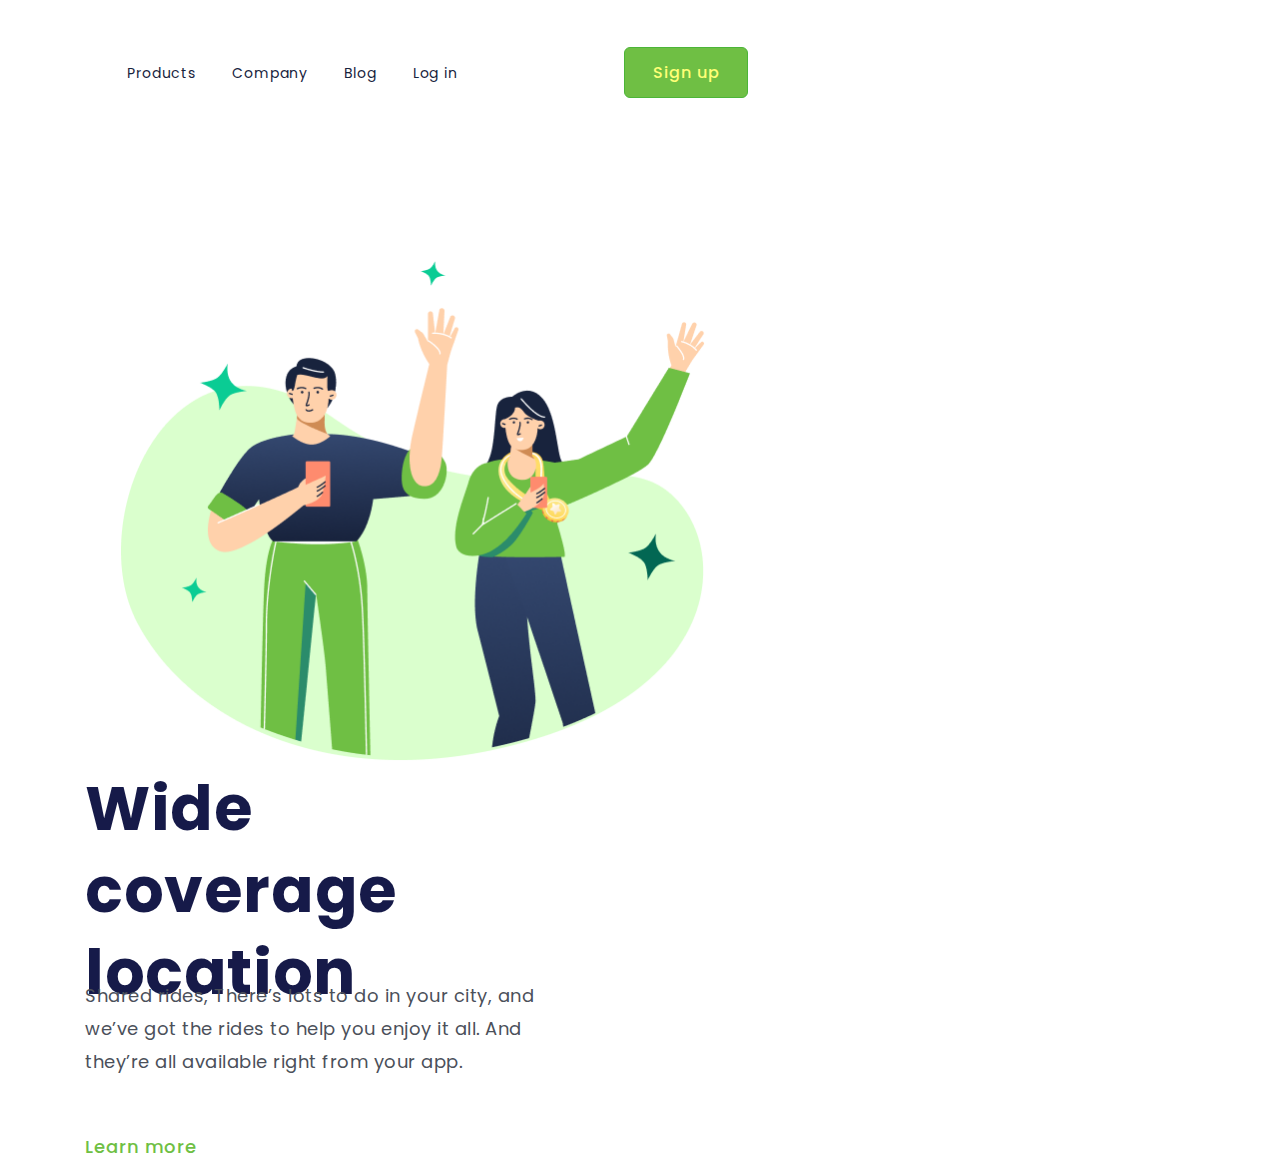
<file: projwide-r.html>
<!DOCTYPE html>
<html lang="en">
<head>
    <meta charset="UTF-8">
    <meta http-equiv="X-UA-Compatible" content="IE=edge">
    <meta name="viewport" content="width=device-width, initial-scale=1.0">
    <link rel="stylesheet" href="./projwide-r.css">
    <link 
        rel="preconnect" 
        href="https://fonts.googleapis.com"
    >
    <link 
        rel="preconnect" 
        href="https://fonts.gstatic.com" 
        crossorigin
    >
    <link 
        href="https://fonts.googleapis.com/css2?family=Poppins:wght@400;500;700&display=swap" 
        rel="stylesheet"
    >
    <title>Wide Coverage Location - new revision</title>
</head>

<body>
   
    <header>
        <section>
            <a class="menu">Products</a>
            <a class="menu">Company</a>
            <a class="menu">Blog</a>
            <a class="menu">Log in</a>
        </section>
        <button class="button-h">Sign up</button>
    </header>

    <main>
        <img 
            src="./wide-coverage.png" 
            alt="wide-img"
            class="img-wide"
        >
        <section>
            <h1>Wide coverage location</h1>
            <p>Shared rides, There’s lots to do in your city, and we’ve got the rides to help you enjoy it all. And they’re all available right from your app.</p>
            <a class="learn">Learn more</a>
        </section>
    </main>

</body>
</html>
</file>
<file: projwide-r.css>
*{
    font-family: 'Poppins';
    margin: 0;
    padding: 0;
    box-sizing: border-box;
}

header {
    margin-top: 47px;
    margin-left: 42px; 
}

.menu {
    font-weight: 400;
    font-size: 14px;
    line-height: 21px;
    text-align: center;
    letter-spacing: 0.875px;
    color: #17233D;
    cursor: pointer;
    margin-right: 32px;
}

.button-h {
    background: #6FBF44;
    border: 1px solid #4CB538;
    border-radius: 6px;
    width: 124px;
    height: 51px;
    font-weight: 500;
    font-size: 16px;
    line-height: 24px;
    letter-spacing: 1px;
    color: #FFFF77; 
    cursor: pointer;   
}

.img-wide {
    width: 595.18px;
    height: 500px;
    margin-top: 163px;
    margin-left: 121px;
    display: inline-block;
}

section {
    display: inline-block;
    margin-left: 85px;
    width: 493px;
}

h1 {
    font-weight: 700;
    font-size: 62px;
    line-height: 82px;
    color: #161A49;
    height: 164px;
    letter-spacing: 0.596154px;
}

p {
    font-weight: 400;
    font-size: 18px;
    line-height: 33px;
    letter-spacing: 0.5px;
    color: #4B505A;
    margin-top: 47px;
    margin-bottom: 55px;
}

.learn {
    font-weight: 500;
    font-size: 18px;
    line-height: 27px;
    letter-spacing: 1px;
    color: #6FBF44;
    margin-top: 55px;
    cursor: pointer;
}

a:hover {
    opacity: 0.4;
}

a:active {
    opacity: 0.8;
}

button:hover {
    opacity: 0.4;
}

button:active {
    opacity: 0.8;
}

@media screen and (max-width: 750px) {

    .menu {
        display: none;
    }

    header {
        padding: 0;
        margin: 0;
    }
    .button-h {
        
        height: 31px;
        width: 91px;
        font-size: 12px;
        line-height: 18px;
        letter-spacing: 1px;  
        position: absolute;
        right: 15px;
        top: 17px;   
    }
    
    section {
        height: 50%;
        padding: 0;
        margin: 0;
        width: 100%;
    }
    
    main {
        display: block;
        height: auto;
        width: 100%;
        position: static;
        padding: 0;
    }

    h1 {
        position: absolute;
        top: 124px;
        font-size: 30px;
        line-height: 30px;
        text-align: center;
        letter-spacing: 0.596154px;
        width: auto;
   
    }

    p {
        font-size: 18px;
        line-height: 33px;
        text-align: center;
        letter-spacing: 0.5px;
        width: auto;
        height: 165px;
        margin: 0 40px;
        position: absolute;
        top: 213px;
    }

    .learn {
        font-size: 18px;
        line-height: 27px;
        letter-spacing: 1px;
        width: auto;
        height: 27px;
        display: block;
        margin: 0 123px;
        position: absolute;
        top: 404px;
        bottom: 0;
    }

    .img-wide {
        position: relative;
        top: 410px;
        max-width: 90%;
        display: block;
        margin: auto;
        height: auto;
        width: auto;
    }
    
}
</file>
